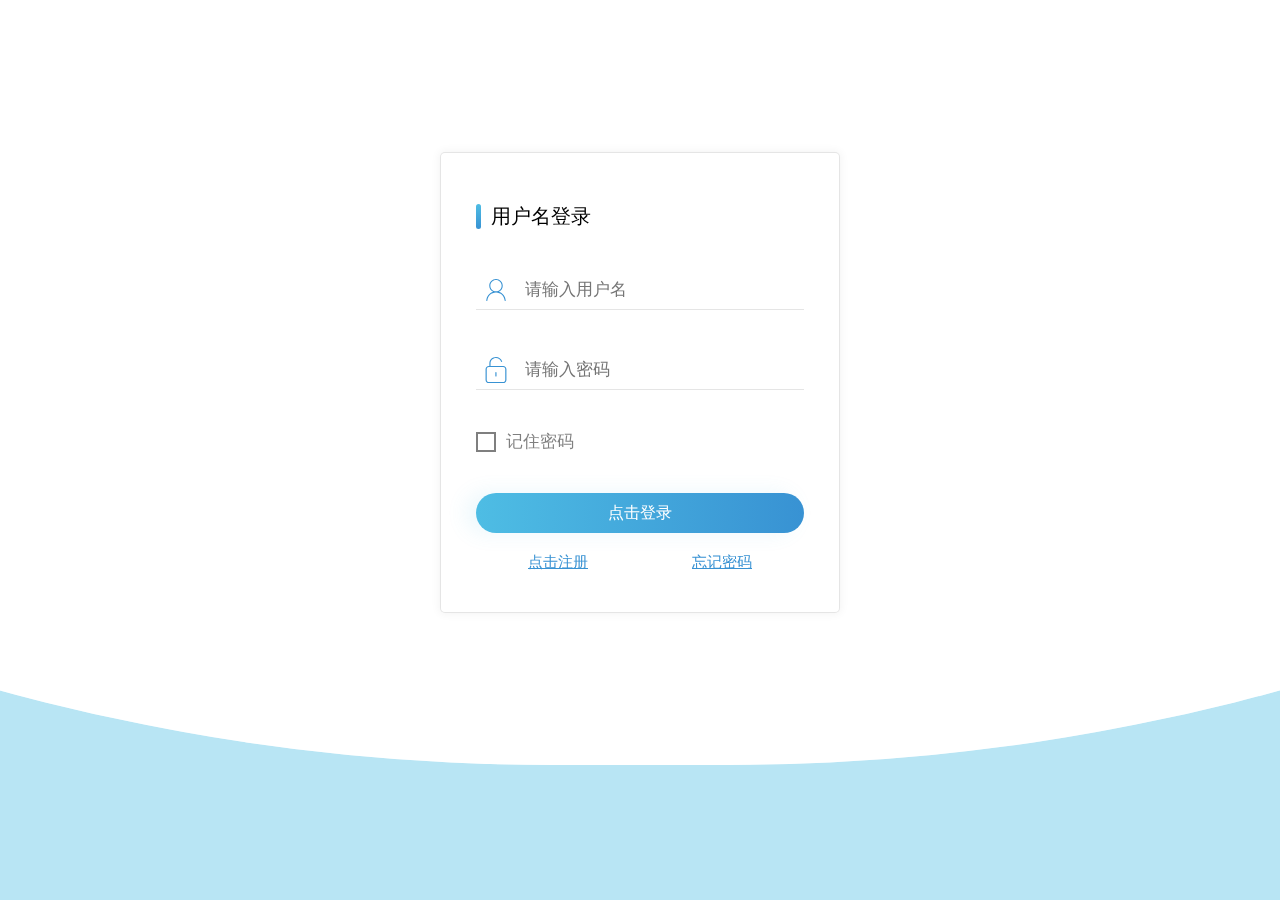
<file: pages/index.html>
<!DOCTYPE html>
<html>
    <head>
        <meta charset="utf-8">
        <title>汇天源开发者平台</title>
        <link rel="stylesheet" type="text/css" href="../static/css/main.css" />
        <link rel="stylesheet" type="text/css" href="../static/css/WhiteS.css" />
        <script src="../static/js/jquery-3.3.1.min.js" type="text/javascript" charset="utf-8"></script>
        <script src="../static/js/WhiteS.js" type="text/javascript" charset="utf-8"></script>
    </head>
    <body>
        <div class="body-box">
            <div class="login">
                <div class="login-row">
                    <div class="main-title">
                        用户名登录
                    </div>
                </div>
                <div class="login-row">
                    <div class="ws-input-text">
                        <div class="ws-input-left input-img-yh">
                        </div>
                        <input placeholder="请输入用户名" id="user" />
                        <label class="ws-input-box"></label>
                    </div>
                </div>
                <div class="login-row">
                    <div class="ws-input-text">
                        <div class="ws-input-left input-img-st">
                        </div>
                        <input type="password" placeholder="请输入密码" id="password" />
                        <label class="ws-input-box"></label>
                    </div>
                </div>
                <div class="login-row">
                    <div class="ws-input-checkbox">
                        <input type="checkbox" id="checked" />
                        <label for="checked">记住密码</label>
                    </div>
                </div>
                <div class="login-row">
                    <div class="ws-button" id="sendBut">
                        点击登录
                    </div>
                </div>
                <div class="log-bottom">
                    <a href="registered.html">点击注册</a><a href="#" id="wjmm">忘记密码</a>
                </div>
            </div>
        </div>
        <div class="sea-wave">
        </div>
    </body>
    <script type="text/javascript">
        (($ws,$)=>{
            //添加点击登录事件
            $('#sendBut').on('click',send);
            //添加忘记密码事件
            $('#wjmm').on('click',wjmm);
            // 忘记密码
            function wjmm() {
                $ws.modal({
                    headText: '忘记密码',
                    confirmText: '关闭窗口',
                    isCancel: false,
                    content: '请联系公司管理员，公司管理员在核实之后会将密码修改链接发送至指定邮箱',
                    onConfirm(e) {
                        e.close();
                    }
                });
            }
            //获取cooker值
            if (getCookie('checked') === 'true') {
                $('#checked').prop('checked',true);
                $('#user').val(getCookie('user'))
                $('#password').val(getCookie('password'))
            }
            //登录
            function send() {
                let user = $('#user').val().trim();
                let password = $('#password').val();
                if (user.length == 0 || password.length == 0) {
                    $ws.toast('账号或密码不能为空','error');
                    return;
                }
                if ($('#checked').is(':checked')) {
                    setCookie('user', user, 7);
                    setCookie('password', password, 7);
                    setCookie('checked', 'true', 7);
                } else {
                    setCookie('user', null, 7);
                    setCookie('password', null, 7);
                    setCookie('checked', 'false', 7);
                }
                console.log('登录成功')
                return
                $ws.ajax({
                    url: "../User/SubmitLogin",
                    data: {
                        UserCode: user,
                        Psw: password
                    },
                    success(){
                        if ($('#checked').is(':checked')) {
                            setCookie('user', user, 7);
                            setCookie('password', password, 7);
                            setCookie('checked', 'true', 7);
                        } else {
                            setCookie('user', null, 7);
                            setCookie('password', null, 7);
                            setCookie('checked', 'false', 7);
                        }
                        window.location.href = "../user/index";
                    }
                });
            }
            //设置cookie
            function setCookie(name, value, day) {
                var date = new Date();
                date.setDate(date.getDate() + day);
                document.cookie = name + '=' + value + ';expires=' + date +';path=/';
            };
            //获取cookie
            function getCookie(name) {
                var reg = RegExp(name + '=([^;]+)');
                var arr = document.cookie.match(reg);
                if (arr) {
                    return arr[1];
                } else {
                    return '';
                }
            };
            //实现回车登录
            $(window).keydown(function(e) {
                if (e.which == 13) {
                    send();
                    return false;
                }
            });
        })(window.$ws,window.$)
    </script>
</html>
</file>
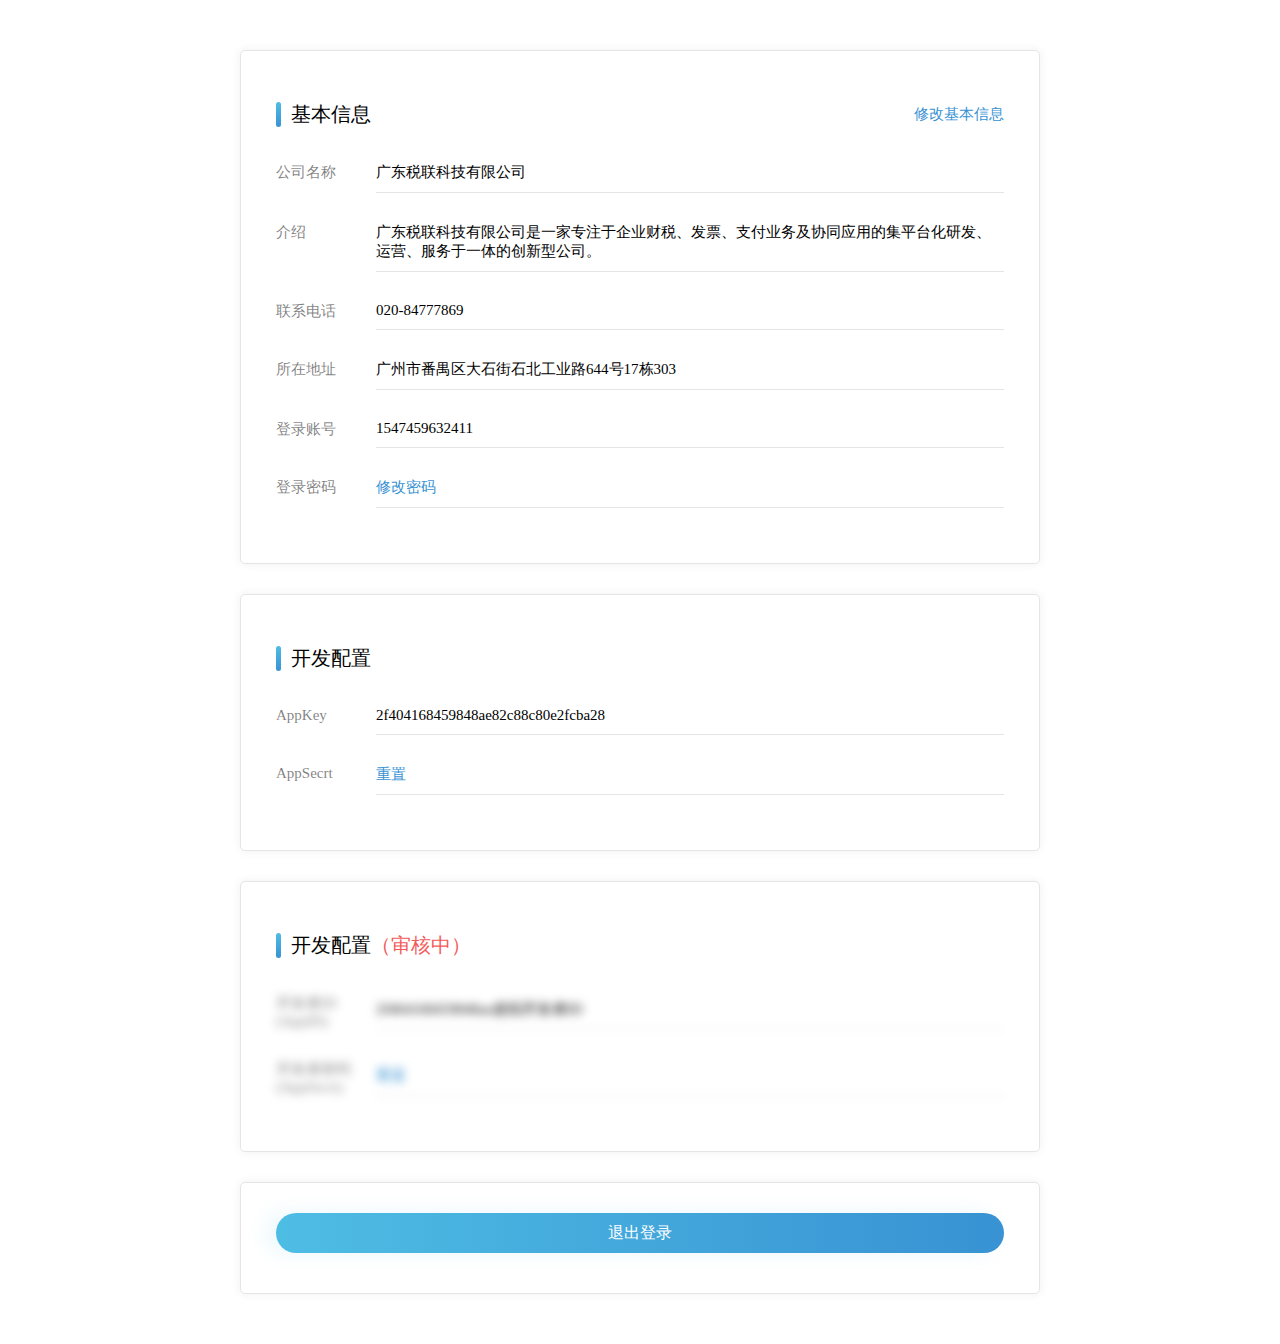
<file: pages/home.html>
<!DOCTYPE html>
<html>
    <head>
        <meta charset="utf-8">
        <title></title>
        <link rel="stylesheet" type="text/css" href="../static/css/main.css" />
        <link rel="stylesheet" type="text/css" href="../static/css/WhiteS.css" />
        <script src="../static/js/jquery-3.3.1.min.js" type="text/javascript" charset="utf-8"></script>
        <script src="../static/js/WhiteS.js" type="text/javascript" charset="utf-8"></script>
    </head>
    <body>
        <div class="main-box ">
            <!-- 基本信息 -->
            <div class="main">
                <div class="login-row main-row-sb">
                    <div class="main-title">
                        基本信息
                    </div>
                    <div class="main-title-setting" onclick="modifyInfo()">
                        修改基本信息
                    </div>
                </div>
                <div class="main-row-list">
                    <div class="main-text">
                        <div class="main-text-left">
                            公司名称
                        </div>
                        <div class="main-text-center">
                            <div class="main-text-content userInfo">
                                广东税联科技有限公司
                            </div>
                            <div class="main-text-right">
                            </div>
                        </div>
                    </div>
                    <div class="main-text">
                        <div class="main-text-left">
                            介绍
                        </div>
                        <div class="main-text-center">
                            <div class="main-text-content userInfo">
                                广东税联科技有限公司是一家专注于企业财税、发票、支付业务及协同应用的集平台化研发、运营、服务于一体的创新型公司。
                            </div>
                            <div class="main-text-right">
                            </div>
                        </div>
                    </div>
                    <div class="main-text">
                        <div class="main-text-left">
                            联系电话
                        </div>
                        <div class="main-text-center">
                            <div class="main-text-content userInfo">
                                020-84777869
                            </div>
                            <div class="main-text-right">
                            </div>
                        </div>
                    </div>
                    <div class="main-text">
                        <div class="main-text-left">
                            所在地址
                        </div>
                        <div class="main-text-center">
                            <div class="main-text-content userInfo">
                                广州市番禺区大石街石北工业路644号17栋303
                            </div>
                            <div class="main-text-right">
                            </div>
                        </div>
                    </div>
                    <div class="main-text">
                        <div class="main-text-left">
                            登录账号
                        </div>
                        <div class="main-text-center">
                            <div class="main-text-content">
                                1547459632411
                            </div>
                            <div class="main-text-right">
                            </div>
                        </div>
                    </div>
                    <div class="main-text">
                        <div class="main-text-left">
                            登录密码
                        </div>
                        <div class="main-text-center">
                            <!-- <div class="main-click" data-target="modal1"> -->
                            <div class="main-click" onclick="modifyPassword()">
                                修改密码
                            </div>
                            <div class="main-text-right">
                            </div>
                        </div>
                    </div>
                </div>
            </div>
            <!-- 开发配置 -->
            <div class="main">
                <div class="login-row">
                    <div class="main-title">
                        开发配置
                    </div>
                </div>
                <div class="main-row-list">
                    <div class="main-text">
                        <div class="main-text-left">
                            AppKey
                        </div>
                        <div class="main-text-center">
                            <div class="main-text-content">
                                2f404168459848ae82c88c80e2fcba28
                            </div>
                            <div class="main-text-right">
                            </div>
                        </div>
                    </div>
                    <div class="main-text">
                        <div class="main-text-left">
                            AppSecrt
                        </div>
                        <div class="main-text-center">
                            <div class="main-text-content">
                                <div class="main-click" onclick="passwordReset()">
                                    重置
                                </div>
                            </div>
                            <div class="main-text-right">
                            </div>
                        </div>
                    </div>
                </div>
            </div>
            <!-- 开发配置 （正在等待审核） -->
            <div class="main">
                <div class="login-row">
                    <div class="main-title">
                        开发配置 <span class="span-red">（审核中）</span>
                    </div>
                </div>
                <div class="main-row-list main-row-list-inaudit">
                    <div class="main-text">
                        <div class="main-text-left">
                            开发者ID (AppID)
                        </div>
                        <div class="main-text-center">
                            <div class="main-text-content">
                                2f404168459848ae虚拟开发者ID
                            </div>
                            <div class="main-text-right">
                            </div>
                        </div>
                    </div>
                    <div class="main-text">
                        <div class="main-text-left">
                            开发者密码(AppSecrt)
                        </div>
                        <div class="main-text-center">
                            <div class="main-text-content">
                                <div class="main-click">
                                    重置
                                </div>
                            </div>
                            <div class="main-text-right">
                            </div>
                        </div>
                    </div>
                </div>
            </div>
            <!-- 退出登录 -->
            <div class="main">
                <div class="ws-button" onclick="outLogin()">
                    退出登录
                </div>
            </div>
        </div>
    </body>


    <script type="text/javascript">
        let code = '';
        //点击修改密码
        function modifyPassword() {
            $ws.modal({
                headText: '修改密码',
                confirmText: '确定修改',
                content: `
                <div class="login-row">
                    <div class="ws-input-text">
                        <div class="ws-input-left input-img-st">
                        </div>
                        <input type="password" placeholder="请输入当前密码" id="p-pwd1" />
                        <label class="ws-input-box"></label>
                    </div>
                </div>
                <div class="login-row">
                    <div class="ws-input-text">
                        <div class="ws-input-left input-img-st">
                        </div>
                        <input type="password" placeholder="请输入密码"  id="p-pwd2"/>
                        <label class="ws-input-box"></label>
                    </div>
                </div>
                <div class="login-row">
                    <div class="ws-input-text">
                        <div class="ws-input-left input-img-st"></div>
                        <input type="password" placeholder="请再次确认密码" id="p-pwd3"/>
                        <label class="ws-input-box"></label>
                    </div>
                </div>
                `,
                onConfirm(e) {
                    //判断数据是否存在问题
                    let pwd1 = $('#p-pwd1').val().trim();
                    let pwd2 = $('#p-pwd2').val().trim();
                    let pwd3 = $('#p-pwd3').val().trim();
                    if (pwd1.length == 0) {
                        $ws.toast('请输入当前密码', 'error');
                        return
                    }
                    if (pwd2.length == 0) {
                        $ws.toast('请输入新密码', 'error');
                        return
                    }
                    if (pwd3.length == 0) {
                        $ws.toast('请再次确认密码', 'error');
                        return
                    }
                    if (pwd2 !== pwd3) {
                        $ws.toast('新密码与确认密码输入不一致', 'error');
                        return;
                    }
                    $ws.ajax({
                        url: "../User/ModifyPsw",
                        data: {
                            OldPsw: pwd1,
                            Psw: pwd2,
                            Psw2: pwd3
                        },
                        success() {
                            e.close();
                            $ws.toast('密码修改成功，请重新登陆', {
                                callback: function() {
                                    window.location.href = "../user/index";
                                }
                            });
                        }
                    });
                }
            });
        }
        //点击修改基本信息
        function modifyInfo() {
            let userInfoArr = document.querySelectorAll('.userInfo');
            $ws.modal({
                headText: '修改基本信息',
                confirmText: '确定修改',
                content: `
                <div class="login-row">
                    <div class="ws-input-text">
                        <div class="ws-input-left input-img-gs">
                        </div>
                        <input placeholder="请输入公司名称*" id="m-cmdName" value="${userInfoArr[0].innerHTML.trim()}"/>
                        <label class="ws-input-box"></label>
                    </div>
                </div>
                <div class="login-row">
                    <div class="ws-input-text">
                        <div class="ws-input-left input-img-js" >
                        </div>
                        <input placeholder="请输入介绍" id="m-introduce" value="${userInfoArr[1].innerHTML.trim()}"/>
                        <label class="ws-input-box"></label>
                    </div>
                </div>
                <div class="login-row">
                    <div class="ws-input-text">
                        <div class="ws-input-left input-img-lxdh">
                        </div>
                        <input placeholder="请输入联系电话*" id="m-phone" value="${userInfoArr[2].innerHTML.trim()}"/>
                        <label class="ws-input-box"></label>
                    </div>
                </div>
                <div class="login-row">
                    <div class="ws-input-text">
                        <div class="ws-input-left input-img-dz">
                        </div>
                        <input placeholder="请输入所在地址"  id="m-address" value="${userInfoArr[3].innerHTML.trim()}"/>
                        <label class="ws-input-box"></label>
                    </div>
                </div>
                `,
                onConfirm(e) {
                    //判断数据是否存在问题
                    let cmdName = $('#m-cmdName').val().trim();
                    let introduce = $('#m-introduce').val().trim();
                    let phone = $('#m-phone').val().trim();
                    let address = $('#m-address').val().trim();
                    if (cmdName.length == 0) {
                        $ws.toast('公司名称为必填项，不能为空', 'error');
                        return
                    }
                    if (phone.length == 0) {
                        $ws.toast('联系电话为必填项，不能为空', 'error');
                        return
                    }
                    $ws.ajax({
                        url: "../User/ModifyRegister",
                        data: {
                            state: code,
                            UserName: cmdName,
                            Introduction: introduce,
                            Phone: phone,
                            Address: address,
                        },
                        success() {
                            userInfoArr[0].innerHTML = cmdName;
                            userInfoArr[1].innerHTML = introduce;
                            userInfoArr[2].innerHTML = phone;
                            userInfoArr[3].innerHTML = address;
                            e.close();
                            $ws.toast('基本信息修改成功');
                        }
                    });
                }
            });
        }
        //AppSecrt密码重置-3-正式重置
        function resetSucces(AppSecret) {
            $ws.modal({
                headText: 'AppSecret重置成功',
                confirmText: '关闭页面',
                isCancel: false,
                content: `
                <div class="login-row">
                    <div class="ws-input-text">
                        <div class="ws-input-left input-img-my">
                        </div>
                        <input placeholder="AppSecret" disabled  value="${AppSecret}" />
                        <label class="ws-input-box"></label>
                    </div>
                </div>
                <div class="login-row">
                    <div class="ws-input-checkbox">
                        <input type="checkbox" id="checkbox" class="blue-text lighten-5"/>
                    	<label for="checkbox">我已了解AppSecret不再存储在公众平台，并已复制保存好该AppSecret</label>
                    </div>
                </div>
                `,
                onConfirm(e) {
                    if ($('#checkbox').is(':checked')) {
                        e.close();
                    }
                }
            });
        }
        //AppSecrt密码重置-2-输入密码进行重置
        function inputPassword() {
            $ws.modal({
                headText: '请输入密码',
                confirmText: '确定',
                content: `
                <div class="login-row">
                    <div class="ws-input-text">
                        <div class="ws-input-left input-img-st">
                        </div>
                        <input type="password" placeholder="请输入登录密码"  id="input-password" />
                        <label class="ws-input-box"></label>
                    </div>
                </div>
                `,
                onConfirm(e) {
                    let password = $('#input-password').val();
                    if (password.length == 0) {
                        $ws.toast('密码不能为空', 'error');
                        return;
                    }
                    $ws.ajax({
                        url: "../User/ModifyRegister",
                        data: {
                            psw: password,
                        },
                        success: function(res) {
                            e.close();
                            $ws.toast('AppSecret重置成功');
                            resetSucces(res.data);
                        }
                    });
                }
            });
        }
        //AppSecrt密码重置-1-点击重置开发者密码
        function passwordReset() {
            $ws.modal({
                headText: 'AppSecrt密码重置',
                confirmText: '确定重置',
                content: `
                <div class="modal-body">
                    <div class="modal-body-left">
                    </div>
                    <div class="modal-body-right">
                        <p>
                            你确定要重置开AppSecret吗？
                        </p>
                        <p style="color: rgba(0,0,0,0.5);">
                            请注意：重置AppSecret立即生效，所有使用旧AppSecret的接口将立即失效。为确保接口的正常使用，请尽快更新AppSecret信息。
                        </p>
                    </div>
                </div>
                `,
                onConfirm(e) {
                    e.close();
                    inputPassword();
                }
            });
        }
        //退出登录
        function outLogin() {
            $ws.modal({
                headText: '提示',
                confirmText: '确定',
                content: '确定要退出登录么',
                onConfirm(e) {
                    $ws.ajax({
                        url: "../User/LoginOut",
                        success: function(res) {
                            window.location.href = "./login.html";
                        }
                    });
                }
            });
        }
    </script>
</html>
</file>
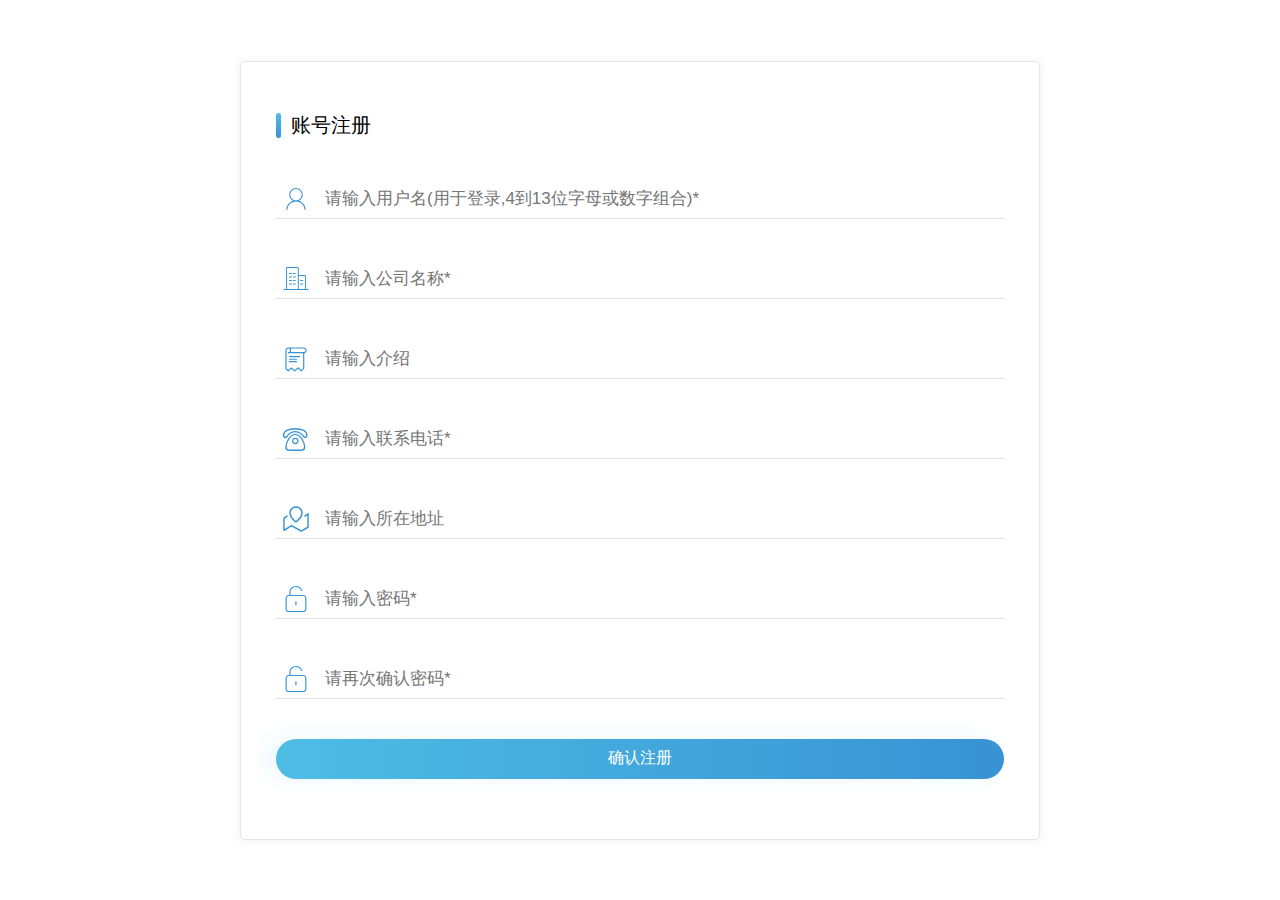
<file: pages/registered.html>
<!DOCTYPE html>
<html>
    <head>
        <meta charset="utf-8">
        <title></title>
        <link rel="stylesheet" type="text/css" href="../static/css/main.css" />
        <link rel="stylesheet" type="text/css" href="../static/css/WhiteS.css" />
        <script src="../static/js/jquery-3.3.1.min.js" type="text/javascript" charset="utf-8"></script>
        <script src="../static/js/WhiteS.js" type="text/javascript" charset="utf-8"></script>
    </head>
    <body>
        <div class="main-box ">
            <div class="main">
                <div class="login-row">
                    <div class="main-title">
                        账号注册
                    </div>
                </div>
                <div class="login-row">
                    <div class="ws-input-text">
                        <div class="ws-input-left input-img-yh">
                        </div>
                        <input placeholder="请输入用户名(用于登录,4到13位字母或数字组合)*" id="userCode" />
                        <label class="ws-input-box"></label>
                    </div>
                </div>
                <div class="login-row">
                    <div class="ws-input-text">
                        <div class="ws-input-left input-img-gs">
                        </div>
                        <input placeholder="请输入公司名称*" id="cmdName" />
                        <label class="ws-input-box"></label>
                    </div>
                </div>
                <div class="login-row">
                    <div class="ws-input-text">
                        <div class="ws-input-left input-img-js">
                        </div>
                        <input placeholder="请输入介绍" id="introduce" />
                        <label class="ws-input-box"></label>
                    </div>
                </div>
                <div class="login-row">
                    <div class="ws-input-text">
                        <div class="ws-input-left input-img-lxdh">
                        </div>
                        <input placeholder="请输入联系电话*" type="tel" id="tel"/>
                        <label class="ws-input-box"></label>
                    </div>
                </div>
                <div class="login-row">
                    <div class="ws-input-text">
                        <div class="ws-input-left input-img-dz">
                        </div>
                        <input placeholder="请输入所在地址" id="address" />
                        <label class="ws-input-box"></label>
                    </div>
                </div>
                <div class="login-row">
                    <div class="ws-input-text">
                        <div class="ws-input-left input-img-st">
                        </div>
                        <input type="password" placeholder="请输入密码*" id="password" />
                        <label class="ws-input-box"></label>
                    </div>
                </div>
                <div class="login-row">
                    <div class="ws-input-text">
                        <div class="ws-input-left input-img-st">
                        </div>
                        <input type="password" placeholder="请再次确认密码*" id="passwordTow" />
                        <label class="ws-input-box"></label>
                    </div>
                </div>
                <div class="login-row">
                    <div class="ws-button" onclick="send()">
                        确认注册
                    </div>
                </div>
            </div>
        </div>
    </body>
    <script type="text/javascript">
        //
        let code = '';
        //确认注册按钮
        function send(){
            let userCode = $('#userCode').val().trim();
            let cmdName = $('#cmdName').val().trim();
            let introduce = $('#introduce').val().trim();
            let tel = $('#tel').val().trim();
            let address = $('#address').val().trim();
            let password = $('#password').val();
            let passwordTow = $('#passwordTow').val();
            if(userCode.length==0){
                $ws.toast('用户名为必填项，不能为空','error');
                return
            }
            if (!/^[a-zA-Z0-9]{4,13}$/.test(userCode)) {
                $ws.toast('用户名必须为4到13位且字母或数字的组合','error');
                return;
            }
            if(cmdName.length==0){
                $ws.toast('公司名称为必填项，不能为空','error');
                return
            }
            if(tel.length==0){
                $ws.toast('联系电话为必填项，不能为空','error');
                return
            }
            if(password.length==0){
                $ws.toast('密码为必填项，不能为空','error');
                return
            }
            if(passwordTow.length==0){
                $ws.toast('确认密码为必填项，不能为空','error');
                return
            }
            if(password!==passwordTow){
                $ws.toast('两次密码输入值不同','error');
                return
            }
            $.ajax({
                url: "../User/SubmitRegister",
                data: {
                    state: code,
                    userCode:userCode,
                    UserName: cmdName,  
                    Introduction:introduce,
                    Phone:tel,
                    Address:address,
                    Psw:password,
                    Psw2:passwordTow
                },
                success() {
                    //进入注册成功页面
                    window.location.href = "./registeredSucces";
                }
            });
        }
        //实现回车注册
        $(window).keydown(function(e) {
            if (e.which == 13) {
                send();
                return false;
            }
        });
    </script>
</html>
</file>
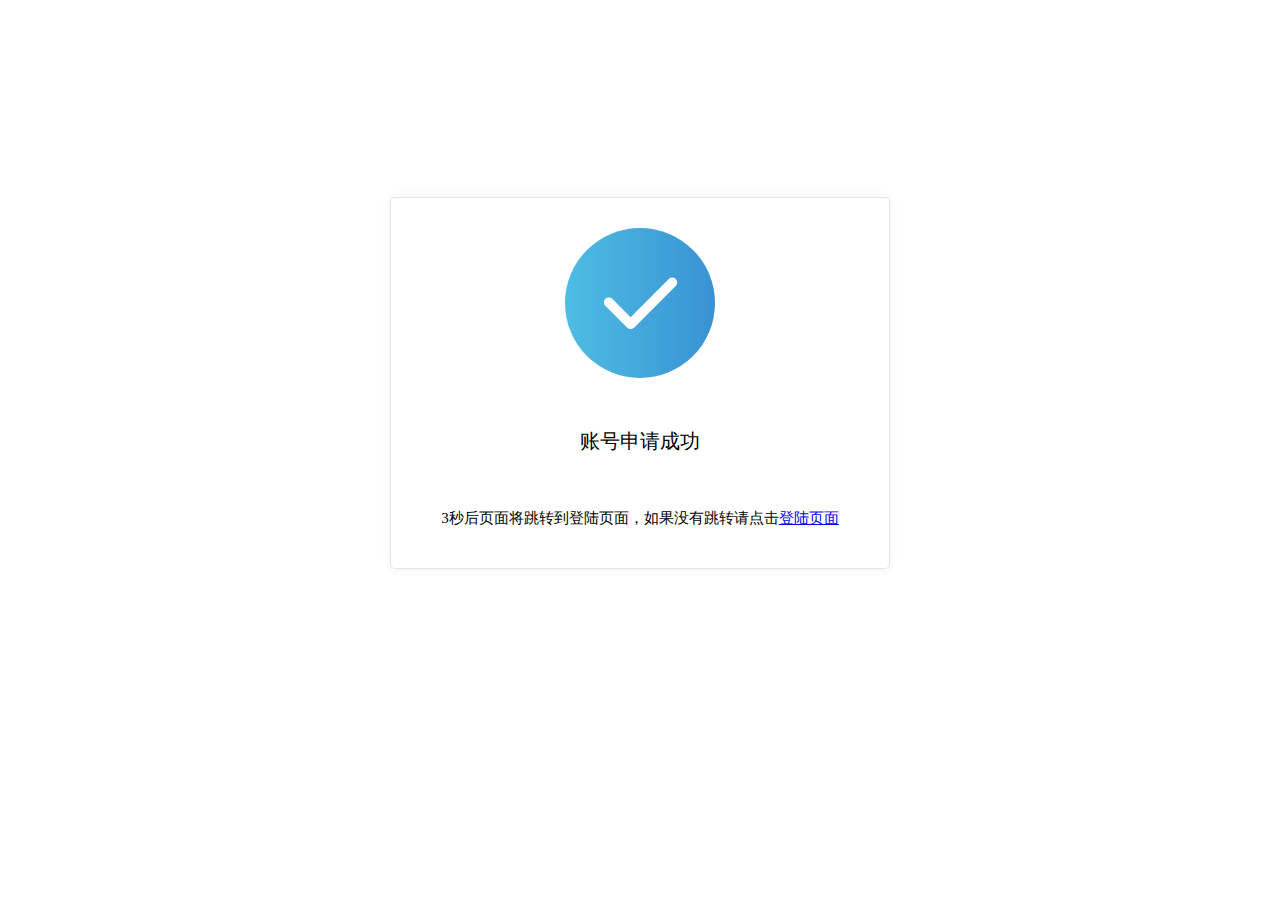
<file: pages/registeredSucces.html>
<!DOCTYPE html>
<html>
	<head>
		<meta charset="utf-8">
		<title></title>
        <link rel="stylesheet" type="text/css" href="../static/css/main.css"/>
	</head>
	<body>
        <div class="body-box">
        	<div class="rs-body">
        		<div class="rs-zccg-box">
        			<div class="rs-zccg input-img-zccg">
        			</div>
        		</div>
                <div class="rs-zccg-text">
                	 <div class="res-zccg-h3">
                	 	账号申请成功
                	 </div>
                     <div class="res-zccg-h6">
                     	3秒后页面将跳转到登陆页面，如果没有跳转请点击<a href="login.html">登陆页面</a>
                     </div>
                </div>
        	</div>
        </div>
	</body>
    <script type="text/javascript">
    	setTimeout(()=>{
            window.location.href = "./login.html";
        },3000)
    </script>
</html>
</file>
<file: static/css/main.css>
*{border:0;margin:0;box-sizing:border-box}.btn{color:#3892d3;cursor:pointer;font-size:15px;transition:text-shadow .3s}.btn:hover{text-shadow:0 0 5px #3892d3}.modal-body{display:flex;justify-content:space-between;align-items:center;padding-bottom:20px}.modal-body-left{flex-shrink:0;width:60px;height:60px;margin-right:20px;background-size:100% 100%;background-image:url([data-uri])}.body-box{min-height:100vh;padding:50px;display:flex;justify-content:center;align-items:center}.login{position:relative;background-color:#fff;z-index:2;width:400px;margin-bottom:15vh;border-radius:5px;border:1px solid rgba(0,0,0,0.1);box-shadow:0 0 10px 1px rgba(0,0,0,0.05);padding:30px 35px;padding-bottom:40px;transition:box-shadow .3s}.login:hover{box-shadow:0 0 20px 1px rgba(0,0,0,0.1)}.login-user{padding-left:10px;font-size:18px}.login-row{padding:20px 0}.login-title{font-size:20px}.log-bottom{color:#3892d3;display:flex;justify-content:space-around}.log-bottom>a{color:#3892d3;font-size:15px}.main-box{min-height:100vh;padding:50px;display:flex;justify-content:center;align-items:center;flex-direction:column}.main{width:800px;border-radius:5px;border:1px solid rgba(0,0,0,0.1);box-shadow:0 0 10px 1px rgba(0,0,0,0.05);padding:30px 35px;padding-bottom:40px;transition:box-shadow .3s;margin-bottom:30px}.main:last-child{margin-bottom:0}.main:hover{box-shadow:0 0 20px 1px rgba(0,0,0,0.1)}.main-row-sb{display:flex;justify-content:space-between;align-items:center}.main-title{font-size:20px;display:flex;justify-content:flex-start;align-items:center}.main-title::before{content:'';display:block;width:5px;border-radius:5px;height:25px;background-image:linear-gradient(180deg, #4ebde4 0, #3892d3 100%);margin-right:10px}.main-title .span-red{color:#f25a5a}.main-title-setting{color:#3892d3;cursor:pointer;font-size:15px;transition:text-shadow .3s;padding-left:50px}.main-title-setting:hover{text-shadow:0 0 5px #3892d3}.main-row-list{font-size:15px}.main-row-list .main-text{padding:15px 0;display:flex;justify-content:space-between;align-items:stretch}.main-row-list .main-text .main-text-left{flex-shrink:0;width:100px;color:rgba(0,0,0,0.5)}.main-row-list .main-text .main-text-center{flex-grow:1;border-bottom:1px solid rgba(0,0,0,0.1);padding-bottom:10px;display:flex;align-items:flex-end}.main-row-list-inaudit{-webkit-filter:blur(5px);-moz-filter:blur(5px);-ms-filter:blur(5px);filter:blur(5px);-webkit-touch-callout:none;-webkit-user-select:none;-khtml-user-select:none;-moz-user-select:none;-ms-user-select:none;user-select:none}.main-row-list-inaudit div{cursor:default}.main-click{cursor:pointer;color:#3892d3}.rs-body{position:relative;background-color:#fff;z-index:2;width:400px;margin-bottom:15vh;border-radius:5px;border:1px solid rgba(0,0,0,0.1);box-shadow:0 0 10px 1px rgba(0,0,0,0.05);padding:30px 35px;padding-bottom:40px;transition:box-shadow .3s;min-width:500px}.rs-zccg-box{width:150px;height:150px;border-radius:100%;background-image:linear-gradient(90deg, #4ebde4 0, #3892d3 100%);margin:0 auto}@keyframes rsZccg{0%{clip-path:polygon(0 0, 0 0, 0 100%, 0 100%)}100%{clip-path:polygon(0 0, 100% 0, 100% 100%, 0 100%)}}.rs-zccg{width:100%;height:100%;background-repeat:no-repeat;background-size:50%;background-position:center;animation:rsZccg 1s}.rs-zccg-text{display:flex;align-items:center;flex-direction:column;justify-content:space-between;padding-top:50px;height:150px}.res-zccg-h3{font-size:20px}.res-zccg-h6{font-size:15px}.table>table{border-collapse:collapse;width:100%;cursor:default}.table .table-tr{transition:background-color .2s}.table .table-tr:hover{background-color:rgba(56,146,211,0.07)}.table .table-tr>th,.table .table-tr td{border-bottom:1px solid rgba(56,146,211,0.2);padding:0;padding:15px 10px;text-align:left;font-size:15px}.table .table-tr .table-btn{color:#3892d3;cursor:pointer;font-size:15px;transition:text-shadow .3s}.table .table-tr .table-btn:hover{text-shadow:0 0 5px #3892d3}.table .table-tr .table-btn:last-child{margin-bottom:0}.app-table-sidecon{height:calc( 100% - 60px );overflow:auto;padding:20px}.page-box-sidecon{display:flex;align-items:center;height:60px;position:absolute;left:0;bottom:0;width:100%;background-color:#fff;border-top:1px solid rgba(0,0,0,0.1);padding-left:20px}.table-tr-btn{cursor:pointer}.table-sidecon-content{display:flex;justify-content:space-around}.table-sidecon-content>div{width:40vw;flex-grow:1;word-wrap:break-word;max-height:300px;overflow:auto}.table-sidecon-content>div:first-child{margin-right:3vw}.table-sidecon-content .table-sidecon-content-title{color:#3892d3;font-size:17px;margin-bottom:10px}.table-tr-grid{display:grid;grid-template-columns:auto auto;grid-template-rows:auto auto;grid-gap:10px 10px;justify-content:space-between;align-content:space-between}.control-user{position:fixed;top:20px;left:10px;min-width:50px;height:50px;border-radius:5px 0 0 5px;background-color:#fff;border:1px solid rgba(0,0,0,0.1);box-shadow:0 0 5px 1px rgba(0,0,0,0.1);transition:.2s;transform:translateX(-110px);display:flex;align-items:stretch}.control-user::before{content:'';width:50px;height:50px;position:absolute;top:0;right:-50px;background-color:#3892d3;border-radius:0 5px 5px 0;box-shadow:0 0 5px 1px rgba(0,0,0,0.1);background-size:50%;background-position:center;background-repeat:no-repeat;background-image:url([data-uri])}.control-user::after{content:'';width:50px;height:50px;position:absolute;top:0;left:-50px}.control-user:hover{transform:translateX(0)}.control-user>span{width:50px;height:50px;display:flex;align-items:center;justify-content:center}@keyframes swRotate{0%{transform:rotate(0)}100%{transform:rotate(359deg)}}.sea-wave{position:fixed;width:100vw;height:30vh;background-color:rgba(78,189,228,0.4);bottom:0;left:0}.sea-wave::after{content:"";position:absolute;width:340vw;height:340vw;background-color:#fff;bottom:15vh;left:-120vw;border-radius:48%;animation:swRotate 13s ease-in;animation-iteration-count:infinite}.sea-wave::before{content:"";position:absolute;width:340vw;height:340vw;background-color:rgba(255,255,255,0.5);bottom:15vh;left:-120vw;border-radius:48%;animation:swRotate 13s ease-out;animation-iteration-count:infinite}.input-img-gs{background-image:url([data-uri])}.input-img-js{background-image:url([data-uri])}.input-img-lxdh{background-image:url([data-uri])}.input-img-dz{background-image:url([data-uri])}.input-img-my{background-image:url([data-uri])}.input-img-st{background-image:url([data-uri])}.input-img-yh{background-image:url([data-uri])}.input-img-zccg{background-image:url([data-uri])}.input-img-sh{background-image:url([data-uri])}
</file>
<file: static/css/WhiteS.css>
*{border:0;margin:0;box-sizing:border-box}.ws-global-selectno{-webkit-touch-callout:none;-webkit-user-select:none;-khtml-user-select:none;-moz-user-select:none;-ms-user-select:none;user-select:none}@keyframes wxModalShow{from{opacity:0}to{opacity:1}}.ws-modal-bg{background-color:rgba(0,0,0,0.5);position:fixed;top:0;left:0;width:100vw;height:100vh;animation:wxModalShow .4s ease-in}.ws-loading-box{z-index:10;width:100vw;height:100vh;position:fixed;top:0;left:0;-webkit-touch-callout:none;-webkit-user-select:none;-khtml-user-select:none;-moz-user-select:none;-ms-user-select:none;user-select:none}.ws-loading{position:absolute;top:50%;left:40%;margin-left:10%;transform:translate3d(-50%, -50%, 0)}.ws-loading-dot{width:24px;height:24px;background:#3ac;border-radius:100%;display:inline-block;animation:wsSlide 1s infinite}.ws-loading-dot:nth-child(1){animation-delay:.1s;background:#32aacc}.ws-loading-dot:nth-child(2){animation-delay:.2s;background:#64aacc}.ws-loading-dot:nth-child(3){animation-delay:.3s;background:#96aacc}.ws-loading-dot:nth-child(4){animation-delay:.4s;background:#c8aacc}.ws-loading-dot:nth-child(5){animation-delay:.5s;background:#faaacc}@keyframes wsSlide{0%{transform:scale(1)}50%{opacity:.3;transform:scale(2)}100%{transform:scale(1)}}@keyframes wsToastIn{0%{transform:translateY(-50vh)}100%{transform:translateY(0vh)}}@keyframes wsToastOut{0%{transform:translateY(0vh)}100%{transform:translateY(-50vh)}}.ws-toast{position:fixed;top:0;width:100vw;animation:wsToastIn .3s ease-out;display:flex;justify-content:center;z-index:10}.ws-toast-error>.ws-toast-content{background-color:#dc0000}.ws-toast-content{color:#fff;width:50%;border-radius:0 0 3px 3px;padding:8px 30px;border:1px solid rgba(0,0,0,0.1);background-color:#66cd00;text-align:center}.ws-toast-span{display:inline-block;text-align:left;font-size:15px;word-wrap:break-word}.ws-toast-none{animation:wsToastOut .35s ease-in}.ws-input-checkbox{display:flex;align-items:center;cursor:pointer}.ws-input-checkbox>label,.ws-input-checkbox input{cursor:pointer;-webkit-touch-callout:none;-webkit-user-select:none;-khtml-user-select:none;-moz-user-select:none;-ms-user-select:none;user-select:none}.ws-input-checkbox>input[type='checkbox']{flex-shrink:0;margin-right:10px}.ws-input-checkbox>label{font-size:17px;color:rgba(0,0,0,0.5)}input[type='checkbox']{-webkit-appearance:none;-moz-appearance:none;appearance:none;width:20px;height:20px;background:transparent;border:2px solid rgba(0,0,0,0.5);outline:none;transition:transform .3s;display:flex;justify-content:center;align-items:center}input[type='checkbox']:checked{border:none;transform:rotate(30deg)}input[type='checkbox']:after{content:'';box-sizing:border-box;display:block;width:50%;height:90%;border-bottom:2px solid #3892d3;border-right:2px solid #3892d3;-webkit-transition:all ease-out 50ms;-moz-transition:all ease-out 50ms;transition:all ease-out 50ms;opacity:0}input[type='checkbox']:checked:after{-webkit-border-radius:0;-moz-border-radius:0;border-radius:0;opacity:1}.ws-input-text,.ws-input-select{display:flex;justify-content:space-between;align-items:stretch;height:40px;padding:5px;transition:.3s;position:relative;z-index:1}.ws-input-box{position:absolute;left:0;right:0;top:0;bottom:0;border-bottom:1px solid rgba(0,0,0,0.1);z-index:-1;transition:.3s}.ws-input-left{flex-shrink:0;min-width:30px;background-size:contain;background-repeat:no-repeat;background-position:center}.ws-input-text input{outline:none;flex-grow:1;padding:0 14px;font-size:17px}@keyframes wsInputBoxAfter{0%{width:0}100%{width:100%}}.ws-input-text input:focus+.ws-input-box::after{content:'';position:absolute;bottom:-1px;left:0;height:2px;width:100%;background-color:#3892d3;animation:wsInputBoxAfter .2s}.ws-input-select select{flex-grow:1;padding:0 14px;font-size:17px;width:100%;outline:none}.ws-input-text:hover>.ws-input-box,.ws-input-select:hover>.ws-input-box{border-bottom:1px solid #3892d3}.ws-page-box{-webkit-touch-callout:none;-webkit-user-select:none;-khtml-user-select:none;-moz-user-select:none;-ms-user-select:none;user-select:none;display:flex}.ws-page-box .ws-page-box-click{cursor:pointer;color:#3892d3;transition:.2s}.ws-page-box .ws-page-box-click:hover{background-color:rgba(0,0,0,0.05)}.ws-page-box-item{padding:5px 15px;border:1px solid #e0e0e0;margin-left:-1px}.ws-page-box-item:first-child{border-radius:5px 0 0 5px;margin-left:0}.ws-page-box-item:last-child{border-radius:0 5px 5px 0}.ws-button{height:40px;border:0;border-radius:20px;color:#fff;background-image:linear-gradient(90deg, #3892d3 0, #4ebde4 50%, #3892d3 100%);background-size:200%;background-position:-100% 0;transition:.3s;box-shadow:-10px 0 20px 1px rgba(78,189,228,0.1);display:flex;justify-content:center;align-items:center;font-size:16px;cursor:pointer;-webkit-touch-callout:none;-webkit-user-select:none;-khtml-user-select:none;-moz-user-select:none;-ms-user-select:none;user-select:none}.ws-button:hover{background-position:-200% 0}.ws-button:active{transform:scale(.95)}@keyframes wxModalHidden{from{opacity:1}to{opacity:0}}@keyframes wxModalBoxShow{from{transform:translateY(30vh) scaleX(.3)}to{transform:translateY(0) scaleX(1)}}.ws-modal{z-index:9;display:flex;justify-content:center;align-items:center;background-color:rgba(0,0,0,0.5);position:fixed;top:0;left:0;width:100vw;height:100vh;animation:wxModalShow .4s ease-in}.ws-modal .ws-modal-box{margin-bottom:15vh;width:500px;min-height:200px;max-height:80vh;background-color:#fff;border-radius:3px;box-shadow:0 10px 15px 1px rgba(0,0,0,0.3);display:flex;justify-content:space-between;align-items:stretch;flex-direction:column;animation:wxModalBoxShow .3s ease-in}.ws-modal .ws-modal-box .wx-modal-head{font-size:25px;padding:20px 20px;padding-bottom:10px;flex-shrink:0}.ws-modal .ws-modal-box .wx-modal-content{flex-grow:1;padding:0 20px;font-size:17px;overflow:auto}.ws-modal .ws-modal-box .ws-modal-foot{flex-shrink:0;display:flex;justify-content:flex-end;align-items:center;background-color:rgba(0,0,0,0.03);padding:5px 5px}.ws-modal .ws-modal-box .ws-modal-foot .ws-modal-foot-item{padding:10px 40px;border-radius:3px;cursor:default;transition:.3s;-webkit-touch-callout:none;-webkit-user-select:none;-khtml-user-select:none;-moz-user-select:none;-ms-user-select:none;user-select:none}.ws-modal .ws-modal-box .ws-modal-foot .ws-modal-foot-item:hover{background-color:rgba(0,0,0,0.08)}.ws-modal .ws-modal-box .ws-modal-foot .ws-modal-foot-item:active{background-color:rgba(0,0,0,0.2);transform:scale(.95)}.ws-modal-hidden{animation:wxModalHidden .2s;opacity:0}@keyframes wxSideconBoxShow{from{transform:translateY(100vh)}to{transform:translateY(0)}}@keyframes wxSideconBoxHidden{from{transform:translateY(0)}to{transform:translateY(calc( 100vh - 80px ))}}.ws-sidecon{position:fixed;left:0;bottom:0;width:100%;padding:0 20px;transition:.2s}.ws-sidecon .ws-sidecon-bg{background-color:rgba(0,0,0,0.5);position:fixed;top:0;left:0;width:100vw;height:100vh;animation:wxModalShow .4s ease-in}.ws-sidecon .ws-sidecon-box{animation:wxSideconBoxShow .3s}.ws-sidecon .ws-sidecon-head{display:flex;justify-content:space-between;align-items:flex-end}.ws-sidecon .ws-sidecon-head .ws-sidecon-head-close{flex-shrink:0;width:50px;height:50px;cursor:pointer}.ws-sidecon .ws-sidecon-head .ws-sidecon-head-close .ws-sidecon-label-close{width:100%;height:100%}.ws-sidecon .ws-sidecon-head .ws-sidecon-head-close .ws-sidecon-label-close::after,.ws-sidecon .ws-sidecon-head .ws-sidecon-head-close .ws-sidecon-label-close::before{background-color:#fff;width:20px;height:3px}.ws-sidecon .ws-sidecon-head .ws-sidecon-head-close .ws-sidecon-label-close:hover::before,.ws-sidecon .ws-sidecon-head .ws-sidecon-head-close .ws-sidecon-label-close:hover::after{box-shadow:0 0 5px 1px rgba(255,255,255,0.5)}.ws-sidecon .ws-sidecon-head .ws-sidecon-label-box{flex-grow:1;position:relative;display:flex}.ws-sidecon .ws-sidecon-head .ws-sidecon-label-box .ws-sidecon-label{-webkit-touch-callout:none;-webkit-user-select:none;-khtml-user-select:none;-moz-user-select:none;-ms-user-select:none;user-select:none;border-top:1px solid rgba(0,0,0,0.1);border-left:1px solid rgba(0,0,0,0.1);border-right:1px solid rgba(0,0,0,0.1);padding:10px 10px 15px 20px;margin-bottom:-10px;border-radius:5px 5px 0 0;cursor:pointer;background-color:#fff;display:flex;align-items:center;box-shadow:0 0 10px 1px rgba(0,0,0,0.1);background-color:#f5f5f5;transition:transform .2s}.ws-sidecon .ws-sidecon-head .ws-sidecon-label-box .ws-sidecon-label>span{display:block}.ws-sidecon .ws-sidecon-head .ws-sidecon-label-box .ws-sidecon-label-select{position:relative;z-index:2;transform:translateY(-9px);box-shadow:-1px -3px 5px 1px rgba(0,0,0,0.05);background-color:#fff}.ws-sidecon .ws-sidecon-head .ws-sidecon-label-close{transition:.2s;width:20px;height:20px;margin-left:10px;transform:rotate(45deg);position:relative;display:flex;justify-content:center;align-items:center}.ws-sidecon .ws-sidecon-head .ws-sidecon-label-close::after{content:'';position:absolute;width:10px;height:2px;background-color:#000;transform:rotate(90deg);border-radius:2px;transition:.3}.ws-sidecon .ws-sidecon-head .ws-sidecon-label-close::before{content:'';position:absolute;width:10px;height:2px;background-color:#000;border-radius:2px;transition:.3}.ws-sidecon .ws-sidecon-head .ws-sidecon-label-close:hover::before,.ws-sidecon .ws-sidecon-head .ws-sidecon-label-close:hover::after{box-shadow:0 0 5px 1px rgba(0,0,0,0.5)}.ws-sidecon .ws-sidecon-content-box{box-shadow:0 -3px 10px 1px rgba(0,0,0,0.1);border-radius:3px;border:1px solid rgba(0,0,0,0.1);background-color:#fff;height:calc( 100vh - 80px );position:relative}.ws-sidecon .ws-sidecon-content-box .ws-sidecon-content{display:none;width:100%;height:100%;overflow:auto}.ws-sidecon-hidden{animation:wxSideconBoxHidden .3s;transform:translateY(calc( 100vh - 80px ))}.ws-sidecon-hidden>.ws-sidecon-bg{opacity:0}body::-webkit-scrollbar,div::-webkit-scrollbar{width:8px;background:#fff}body::-webkit-scrollbar-corner,div::-webkit-scrollbar-corner,body::-webkit-scrollbar-thumb,div::-webkit-scrollbar-thumb,body::-webkit-scrollbar-track,div::-webkit-scrollbar-track{border-radius:4px}body::-webkit-scrollbar-corner,div::-webkit-scrollbar-corner,body::-webkit-scrollbar-track,div::-webkit-scrollbar-track{background-color:rgba(180,160,120,0.1);box-shadow:inset 0 0 1px rgba(180,160,120,0.5)}body::-webkit-scrollbar-thumb,div::-webkit-scrollbar-thumb{background-color:rgba(56,146,211,0.5)}
</file>
